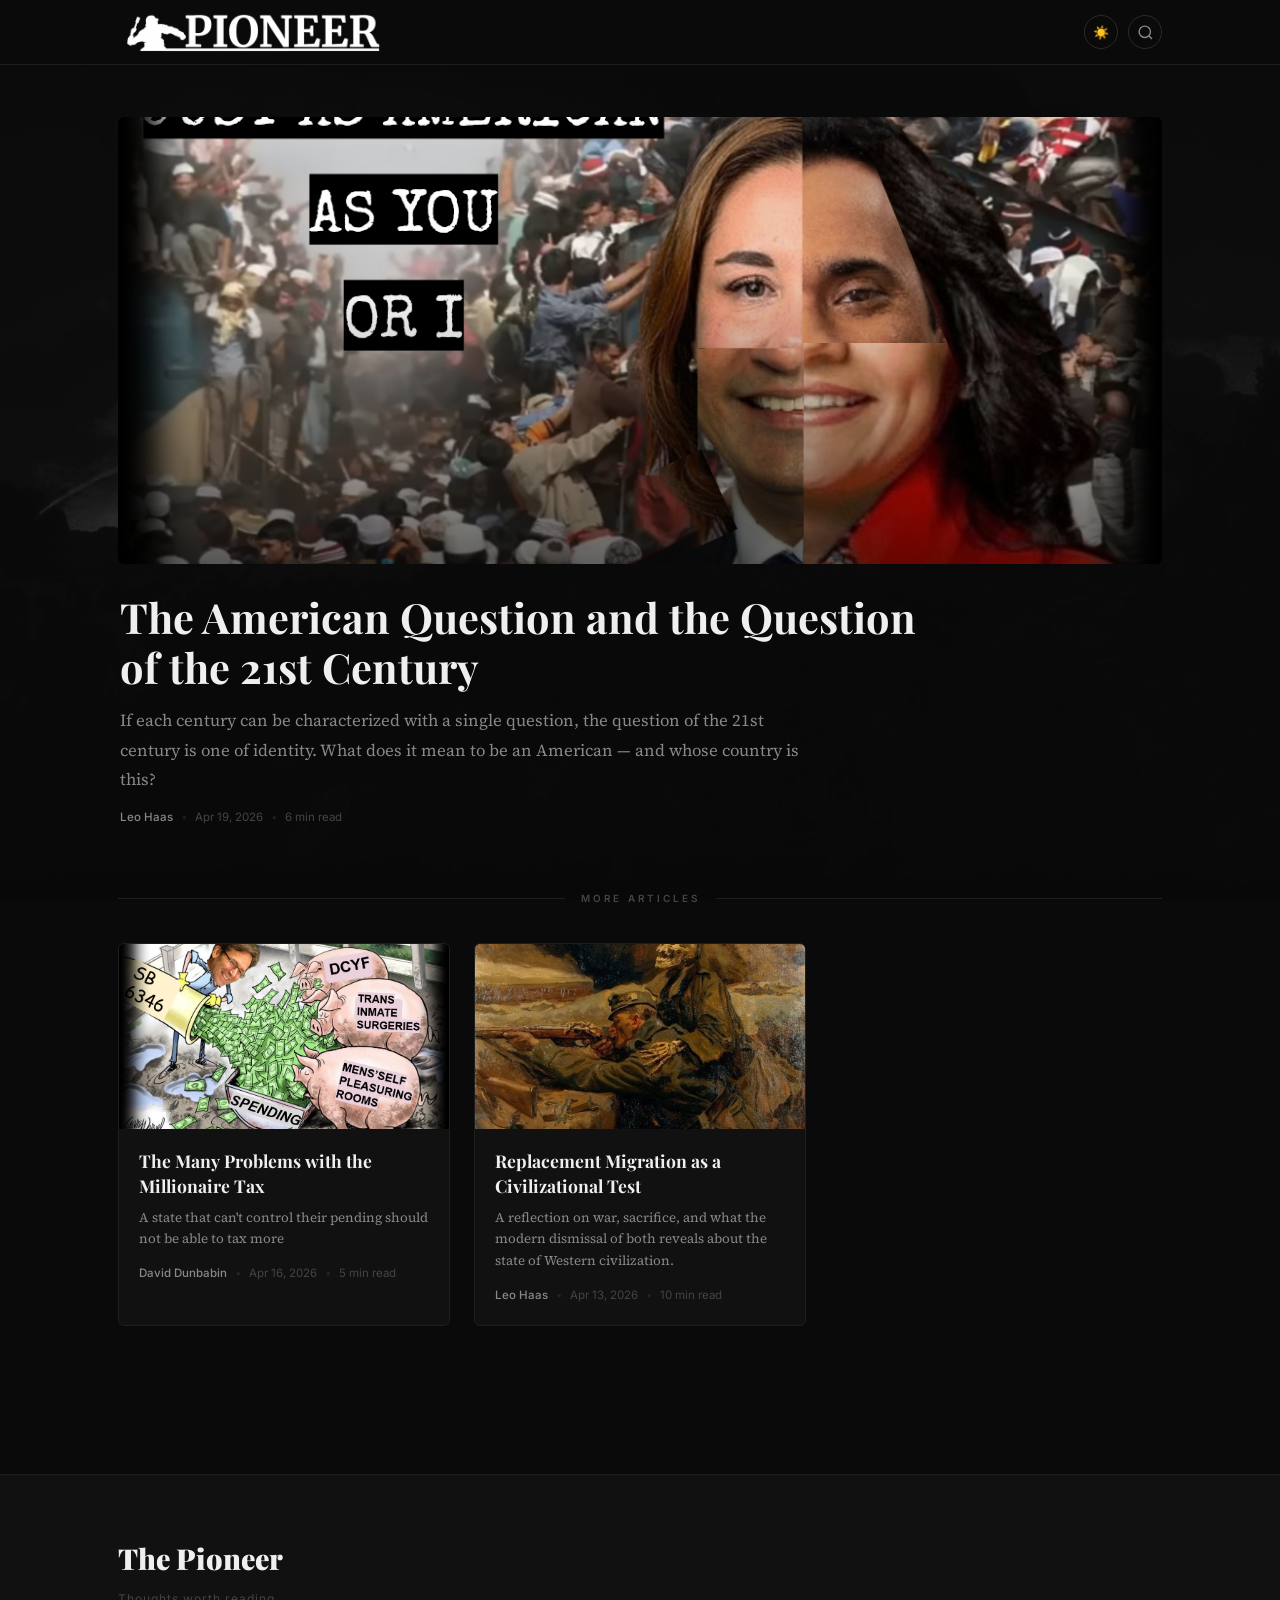
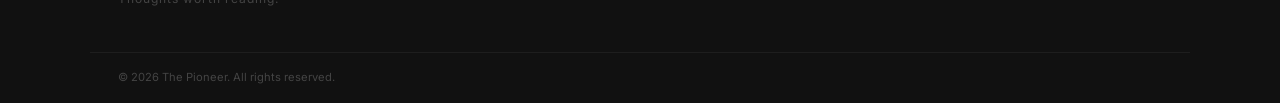
<file: index.html>
<!DOCTYPE html>
<html lang="en" data-theme="dark">
<head>
  <meta charset="UTF-8" />
  <meta name="viewport" content="width=device-width, initial-scale=1.0" />
  <title>The Pioneer</title>
  <link rel="preconnect" href="https://fonts.googleapis.com" />
  <link rel="preconnect" href="https://fonts.gstatic.com" crossorigin />
  <link href="https://fonts.googleapis.com/css2?family=Playfair+Display:ital,wght@0,400;0,700;0,900;1,400;1,700&family=Inter:wght@300;400;500;600&family=Source+Serif+4:ital,opsz,wght@0,8..60,300;0,8..60,400;0,8..60,600;1,8..60,400&display=swap" rel="stylesheet" />
  <link rel="stylesheet" href="css/style.css" />
</head>
<body>

  <div class="progress-bar" id="progressBar"></div>

  <header class="site-header" id="siteHeader">
    <div class="header-inner">
      <a href="#" class="masthead" id="siteName"></a>
      <div class="header-actions">
        <button class="theme-toggle" id="themeToggle" aria-label="Toggle theme">
          <span class="theme-icon"></span>
        </button>
        <button class="search-btn" id="searchBtn" aria-label="Search">
          <svg width="17" height="17" viewBox="0 0 24 24" fill="none" stroke="currentColor" stroke-width="2"><circle cx="11" cy="11" r="8"/><line x1="21" y1="21" x2="16.65" y2="16.65"/></svg>
        </button>
      </div>
    </div>
  </header>

  <div class="search-overlay" id="searchOverlay">
    <div class="search-box">
      <input type="text" placeholder="Search articles…" id="searchInput" autocomplete="off" />
      <button class="search-close" id="searchClose">
        <svg width="20" height="20" viewBox="0 0 24 24" fill="none" stroke="currentColor" stroke-width="2"><line x1="18" y1="6" x2="6" y2="18"/><line x1="6" y1="6" x2="18" y2="18"/></svg>
      </button>
    </div>
  </div>

  <main class="site-main" id="siteMain"></main>

  <footer class="site-footer" id="siteFooter"></footer>

  <script src="data/articles.js"></script>
  <script src="js/main.js"></script>
</body>
</html>
</file>
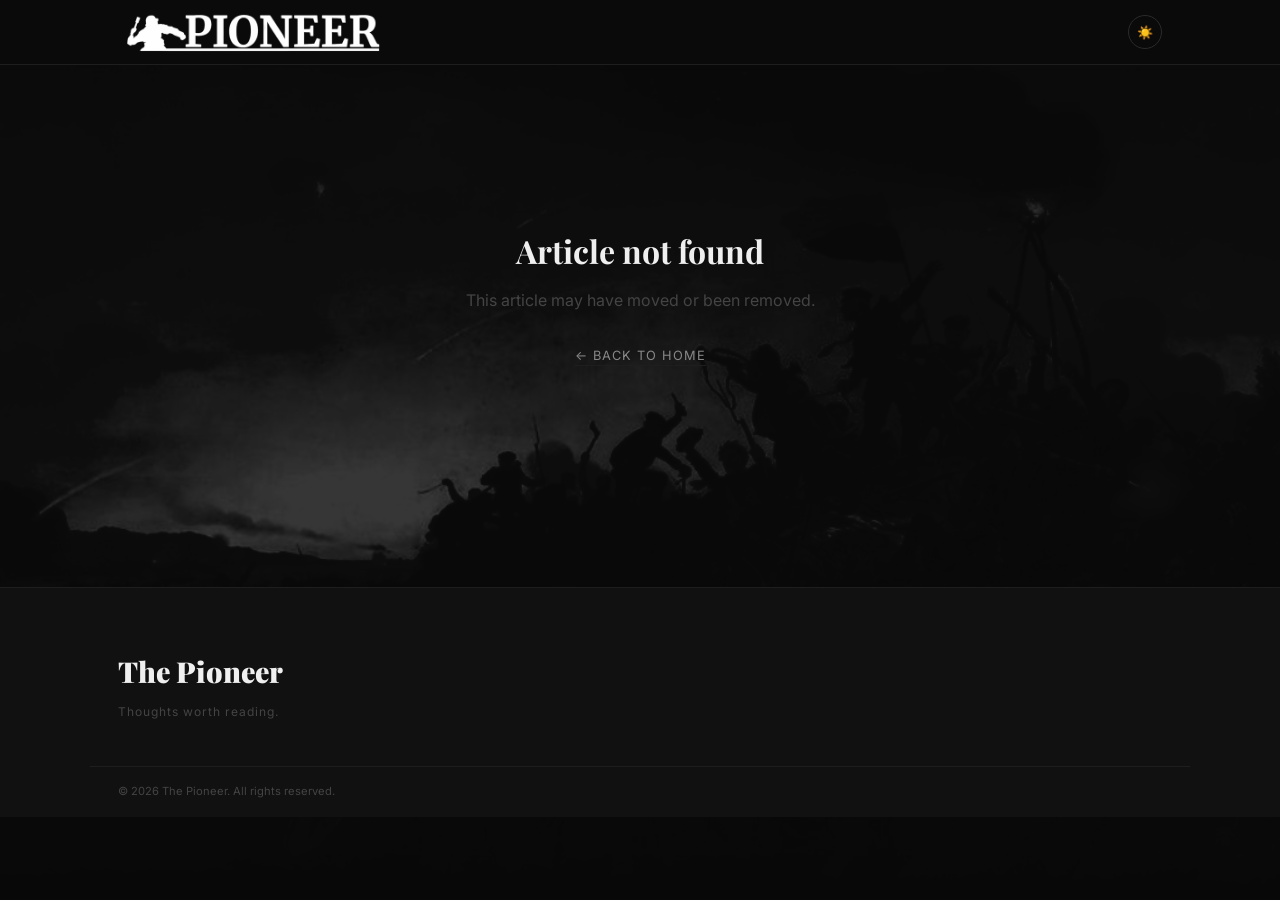
<file: article.html>
<!DOCTYPE html>
<html lang="en" data-theme="dark">
<head>
  <meta charset="UTF-8" />
  <meta name="viewport" content="width=device-width, initial-scale=1.0" />
  <title>The Pioneer</title>
  <link rel="preconnect" href="https://fonts.googleapis.com" />
  <link rel="preconnect" href="https://fonts.gstatic.com" crossorigin />
  <link href="https://fonts.googleapis.com/css2?family=Playfair+Display:ital,wght@0,400;0,700;0,900;1,400;1,700&family=Inter:wght@300;400;500;600&family=Source+Serif+4:ital,opsz,wght@0,8..60,300;0,8..60,400;0,8..60,600;1,8..60,400&display=swap" rel="stylesheet" />
  <link rel="stylesheet" href="css/style.css" />
  <link rel="stylesheet" href="css/article.css" />
</head>
<body>

  <div class="progress-bar" id="progressBar"></div>

  <header class="site-header" id="siteHeader">
    <div class="header-inner">
      <a href="index.html" class="masthead" id="siteName"></a>
      <div class="header-actions">
        <button class="theme-toggle" id="themeToggle" aria-label="Toggle theme">
          <span class="theme-icon"></span>
        </button>
      </div>
    </div>
  </header>

  <main class="article-main" id="articleMain"></main>

  <footer class="site-footer" id="siteFooter"></footer>

  <script src="data/articles.js"></script>
  <script src="js/article.js"></script>
</body>
</html>
</file>
<file: css/style.css>
/* =========================================
   THE PIONEER — stylesheet
   ========================================= */

:root {
  --bg: #0a0a0a;
  --bg-2: #111;
  --bg-3: #1a1a1a;
  --border: #1e1e1e;
  --border-light: #2a2a2a;
  --text-primary: #efefef;
  --text-secondary: #888;
  --text-muted: #444;
  --accent: #c0392b;
  --transition: 0.22s cubic-bezier(0.4, 0, 0.2, 1);
  --shadow-hover: 0 12px 48px rgba(0,0,0,0.75);
  --radius: 6px;
}

[data-theme="light"] {
  --bg: #fafaf8;
  --bg-2: #fff;
  --bg-3: #f0ede8;
  --border: #e5e2db;
  --border-light: #d8d4cc;
  --text-primary: #111;
  --text-secondary: #666;
  --text-muted: #aaa;
  --shadow-hover: 0 12px 48px rgba(0,0,0,0.1);
}

*, *::before, *::after { box-sizing: border-box; margin: 0; padding: 0; }
html { scroll-behavior: smooth; font-size: 16px; }

body {
  background: var(--bg);
  color: var(--text-primary);
  font-family: 'Inter', sans-serif;
  line-height: 1.6;
  transition: background var(--transition), color var(--transition);
  overflow-x: hidden;
}

[data-theme="dark"] body {
  background-image: url('../images/background.png');
  background-size: cover;
  background-attachment: fixed;
  background-position: center;
}

[data-theme="dark"] body::before {
  content: '';
  position: fixed;
  inset: 0;
  background: rgba(10, 10, 10, 0.82);
  z-index: -1;
  pointer-events: none;
}

a { color: inherit; text-decoration: none; }
img { display: block; width: 100%; height: 100%; object-fit: cover; }

/* --- Progress bar --- */
.progress-bar {
  position: fixed;
  top: 0; left: 0;
  height: 2px;
  width: 0%;
  background: var(--accent);
  z-index: 1000;
  transition: width 0.08s linear;
}

/* --- Header --- */
.site-header {
  position: sticky;
  top: 0;
  z-index: 90;
  background: var(--bg);
  border-bottom: 1px solid var(--border);
  transition: box-shadow var(--transition), background var(--transition);
}

.site-header.scrolled { box-shadow: 0 1px 24px rgba(0,0,0,0.5); }

.header-inner {
  max-width: 1100px;
  margin: 0 auto;
  padding: 0 28px;
  height: 64px;
  display: flex;
  align-items: center;
  justify-content: space-between;
}

.masthead {
  display: flex;
  align-items: center;
}

.site-logo {
  height: 56px;
  width: auto;
  display: block;
  object-fit: contain;
  transition: opacity var(--transition);
}

.masthead:hover .site-logo { opacity: 0.8; }

.header-actions { display: flex; align-items: center; gap: 10px; }

.theme-toggle,
.search-btn {
  background: none;
  border: 1px solid var(--border-light);
  color: var(--text-secondary);
  cursor: pointer;
  border-radius: 50%;
  width: 34px; height: 34px;
  display: flex; align-items: center; justify-content: center;
  transition: all var(--transition);
}
.theme-toggle:hover, .search-btn:hover {
  border-color: var(--text-secondary);
  color: var(--text-primary);
}

.theme-icon::before { content: '☀️'; font-size: 13px; }
[data-theme="light"] .theme-icon::before { content: '🌙'; }

/* --- Search overlay --- */
.search-overlay {
  position: fixed; inset: 0;
  z-index: 200;
  background: rgba(0,0,0,0.9);
  display: flex;
  align-items: flex-start;
  justify-content: center;
  padding-top: 120px;
  opacity: 0;
  pointer-events: none;
  transition: opacity 0.18s ease;
  backdrop-filter: blur(10px);
}
.search-overlay.open { opacity: 1; pointer-events: all; }

.search-box {
  width: 100%; max-width: 600px;
  display: flex; align-items: center;
  border-bottom: 2px solid rgba(255,255,255,0.9);
  padding-bottom: 10px;
  transform: translateY(-16px);
  transition: transform 0.22s ease;
}
.search-overlay.open .search-box { transform: translateY(0); }

.search-box input {
  flex: 1;
  background: none; border: none; outline: none;
  font-family: 'Playfair Display', serif;
  font-size: 1.7rem;
  color: #fff;
  caret-color: var(--accent);
}
.search-box input::placeholder { color: rgba(255,255,255,0.25); }

.search-close {
  background: none; border: none;
  color: rgba(255,255,255,0.4);
  cursor: pointer; padding: 8px;
  transition: color var(--transition);
}
.search-close:hover { color: #fff; }

/* --- Main layout --- */
.site-main {
  max-width: 1100px;
  margin: 0 auto;
  padding: 52px 28px 100px;
}

/* --- Section divider --- */
.section-divider {
  display: flex; align-items: center; gap: 16px;
  margin: 60px 0 36px;
}
.section-divider::before,
.section-divider::after {
  content: ''; flex: 1;
  height: 1px; background: var(--border);
}
.section-divider span {
  font-family: 'Inter', sans-serif;
  font-size: 0.62rem;
  font-weight: 600;
  letter-spacing: 3px;
  text-transform: uppercase;
  color: var(--text-muted);
}

/* --- Article meta --- */
.article-meta {
  display: flex; align-items: center;
  gap: 8px; flex-wrap: wrap;
  margin-top: 14px;
  font-family: 'Inter', sans-serif;
  font-size: 0.72rem;
  color: var(--text-muted);
}
.author { color: var(--text-secondary); font-weight: 500; }
.sep { opacity: 0.35; }
.read-time {}

/* --- Hero --- */
.hero { margin-bottom: 0; }

.hero-lead {
  cursor: pointer;
  display: block;
  position: relative;
  overflow: hidden;
  border-radius: var(--radius);
}

.hero-img-wrap {
  position: relative;
  aspect-ratio: 21/9;
  overflow: hidden;
  border-radius: var(--radius);
}

.hero-img { transition: transform 0.7s cubic-bezier(0.4,0,0.2,1); }
.hero-lead:hover .hero-img { transform: scale(1.03); }

.hero-img-overlay {
  position: absolute; inset: 0;
  background: linear-gradient(to bottom, transparent 35%, rgba(0,0,0,0.6));
  pointer-events: none;
}

.hero-body { padding: 28px 2px 4px; }

.hero-title {
  font-family: 'Playfair Display', serif;
  font-size: 2.6rem;
  font-weight: 700;
  line-height: 1.2;
  color: var(--text-primary);
  max-width: 820px;
  transition: color var(--transition);
}
.hero-lead:hover .hero-title { color: var(--accent); }

.hero-excerpt {
  font-family: 'Source Serif 4', serif;
  font-size: 1.05rem;
  line-height: 1.75;
  color: var(--text-secondary);
  max-width: 680px;
  margin-top: 14px;
}

/* --- Article grid --- */
.article-grid {
  display: grid;
  grid-template-columns: repeat(3, 1fr);
  gap: 24px;
}

/* --- Cards --- */
.card {
  cursor: pointer;
  background: var(--bg-2);
  border: 1px solid var(--border);
  border-radius: var(--radius);
  overflow: hidden;
  position: relative;
  transition: transform var(--transition), box-shadow var(--transition), border-color var(--transition);
}

.card:hover {
  transform: translateY(-5px);
  box-shadow: var(--shadow-hover);
  border-color: var(--border-light);
}

.card-img-wrap {
  overflow: hidden;
  aspect-ratio: 16/9;
}
.card-img { transition: transform 0.55s cubic-bezier(0.4,0,0.2,1); }
.card:hover .card-img { transform: scale(1.06); }

.card-body { padding: 20px; }

.card-body h2 {
  font-family: 'Playfair Display', serif;
  font-size: 1.1rem;
  font-weight: 700;
  line-height: 1.4;
  color: var(--text-primary);
  transition: color var(--transition);
}
.card:hover .card-body h2 { color: var(--accent); }

.card-excerpt {
  font-family: 'Source Serif 4', serif;
  font-size: 0.83rem;
  line-height: 1.65;
  color: var(--text-secondary);
  margin-top: 8px;
}

/* --- Pagination --- */
.pagination {
  display: flex;
  align-items: center;
  justify-content: center;
  gap: 6px;
  margin-top: 48px;
}

.page-btn {
  background: none;
  border: 1px solid var(--border-light);
  color: var(--text-muted);
  font-family: 'Inter', sans-serif;
  font-size: 0.8rem;
  width: 36px;
  height: 36px;
  border-radius: 4px;
  cursor: pointer;
  transition: all var(--transition);
}

.page-btn:hover:not(:disabled) {
  border-color: var(--text-secondary);
  color: var(--text-primary);
}

.page-btn.active {
  background: var(--text-primary);
  border-color: var(--text-primary);
  color: var(--bg);
}

.page-btn:disabled {
  opacity: 0.2;
  cursor: default;
}

.page-prev, .page-next { font-size: 0.9rem; }

/* --- Footer --- */
.site-footer {
  background: var(--bg-2);
  border-top: 1px solid var(--border);
}

.footer-inner {
  max-width: 1100px;
  margin: 0 auto;
  padding: 60px 28px 44px;
}

.footer-logo {
  font-family: 'Playfair Display', serif;
  font-size: 1.8rem;
  font-weight: 900;
  color: var(--text-primary);
  margin-bottom: 8px;
}

.footer-tagline {
  font-family: 'Inter', sans-serif;
  font-size: 0.75rem;
  color: var(--text-muted);
  letter-spacing: 1px;
}

.footer-links { display: flex; gap: 52px; }

.footer-col { display: flex; flex-direction: column; gap: 10px; }

.footer-col-title {
  font-family: 'Inter', sans-serif;
  font-size: 0.62rem;
  font-weight: 600;
  letter-spacing: 2px;
  text-transform: uppercase;
  color: var(--text-muted);
  margin-bottom: 4px;
}

.footer-col a {
  font-size: 0.82rem;
  color: var(--text-secondary);
  transition: color var(--transition);
}
.footer-col a:hover { color: var(--text-primary); }

.footer-bottom {
  max-width: 1100px;
  margin: 0 auto;
  padding: 16px 28px;
  border-top: 1px solid var(--border);
  font-size: 0.7rem;
  color: var(--text-muted);
}

/* --- Reveal animations --- */
.reveal,
.reveal-delay-0,
.reveal-delay-1,
.reveal-delay-2,
.reveal-delay-3 {
  opacity: 0;
  transform: translateY(20px);
  transition: opacity 0.5s ease, transform 0.5s cubic-bezier(0.4,0,0.2,1);
}
.reveal-delay-1 { transition-delay: 0.07s; }
.reveal-delay-2 { transition-delay: 0.14s; }
.reveal-delay-3 { transition-delay: 0.21s; }
.revealed { opacity: 1 !important; transform: translateY(0) !important; }

/* --- Responsive --- */
@media (max-width: 900px) {
  .article-grid { grid-template-columns: repeat(2, 1fr); }
  .hero-title { font-size: 2rem; }
}

@media (max-width: 600px) {
  .site-main { padding: 36px 18px 80px; }
  .hero-title { font-size: 1.6rem; }
  .hero-img-wrap { aspect-ratio: 4/3; }
  .article-grid { grid-template-columns: 1fr; }
  .footer-inner { grid-template-columns: 1fr; gap: 36px; }
  .footer-links { flex-wrap: wrap; gap: 28px; }
}
</file>
<file: css/article.css>
/* =========================================
   THE PIONEER — Article page styles
   ========================================= */

.article-main {
  max-width: 680px;
  margin: 0 auto;
  padding: 60px 28px 120px;
}

/* Back link */
.article-back {
  display: inline-flex;
  align-items: center;
  gap: 10px;
  font-family: 'Inter', sans-serif;
  font-size: 1rem;
  font-weight: 600;
  letter-spacing: 1px;
  text-transform: uppercase;
  color: var(--text-muted);
  margin-bottom: 48px;
  transition: color var(--transition);
}
.article-back:hover { color: var(--text-primary); }
.article-back svg { width: 22px; height: 22px; transition: transform var(--transition); }
.article-back:hover svg { transform: translateX(-4px); }

/* Header */
.article-header { margin-bottom: 40px; }

.article-title {
  font-family: 'Playfair Display', serif;
  font-size: 2.6rem;
  font-weight: 700;
  line-height: 1.2;
  color: var(--text-primary);
  margin-bottom: 20px;
}

.article-excerpt {
  font-family: 'Source Serif 4', serif;
  font-size: 1.15rem;
  line-height: 1.75;
  color: var(--text-secondary);
  border-left: 3px solid var(--accent);
  padding-left: 20px;
  margin-bottom: 28px;
}

.article-meta-bar {
  display: flex;
  align-items: center;
  gap: 10px;
  font-family: 'Inter', sans-serif;
  font-size: 0.78rem;
  color: var(--text-muted);
  padding-bottom: 28px;
  border-bottom: 1px solid var(--border);
}
.article-meta-bar .author { color: var(--text-secondary); font-weight: 500; }
.article-meta-bar .sep { opacity: 0.3; }

/* Hero image */
.article-hero-img {
  width: 100%;
  aspect-ratio: 16/9;
  object-fit: cover;
  border-radius: 6px;
  margin-bottom: 52px;
  opacity: 0;
  transition: opacity 0.5s ease;
}
.article-hero-img.loaded { opacity: 1; }

/* Body content */
.article-body {
  font-family: 'Source Serif 4', serif;
  font-size: 1.08rem;
  line-height: 1.85;
  color: var(--text-secondary);
}

.article-body p {
  margin-bottom: 1.6em;
}

.article-body h2 {
  font-family: 'Playfair Display', serif;
  font-size: 1.5rem;
  font-weight: 700;
  color: var(--text-primary);
  margin: 2.2em 0 0.8em;
  line-height: 1.3;
}

.article-body h3 {
  font-family: 'Playfair Display', serif;
  font-size: 1.15rem;
  font-weight: 700;
  color: var(--text-primary);
  margin: 1.8em 0 0.6em;
}

.article-body blockquote {
  border-left: 3px solid var(--accent);
  padding: 4px 0 4px 24px;
  margin: 2em 0;
  color: var(--text-primary);
  font-style: italic;
  font-size: 1.15rem;
}

/* End rule */
.article-end {
  display: flex;
  align-items: center;
  gap: 16px;
  margin-top: 64px;
  padding-top: 32px;
  border-top: 1px solid var(--border);
  font-family: 'Inter', sans-serif;
  font-size: 0.72rem;
  letter-spacing: 2px;
  text-transform: uppercase;
  color: var(--text-muted);
}
.article-end::after {
  content: '';
  flex: 1;
  height: 1px;
  background: var(--border);
}

/* Not found */
.not-found {
  text-align: center;
  padding: 100px 20px;
}
.not-found h1 {
  font-family: 'Playfair Display', serif;
  font-size: 2rem;
  color: var(--text-primary);
  margin-bottom: 12px;
}
.not-found p {
  color: var(--text-muted);
  margin-bottom: 28px;
}
.not-found a {
  font-family: 'Inter', sans-serif;
  font-size: 0.8rem;
  letter-spacing: 1px;
  text-transform: uppercase;
  color: var(--text-secondary);
  border-bottom: 1px solid var(--border);
  padding-bottom: 2px;
  transition: color var(--transition);
}
.not-found a:hover { color: var(--text-primary); }

/* Responsive */
@media (max-width: 600px) {
  .article-main { padding: 40px 18px 80px; }
  .article-title { font-size: 1.9rem; }
  .article-excerpt { font-size: 1rem; }
  .article-body { font-size: 1rem; }
}
</file>
